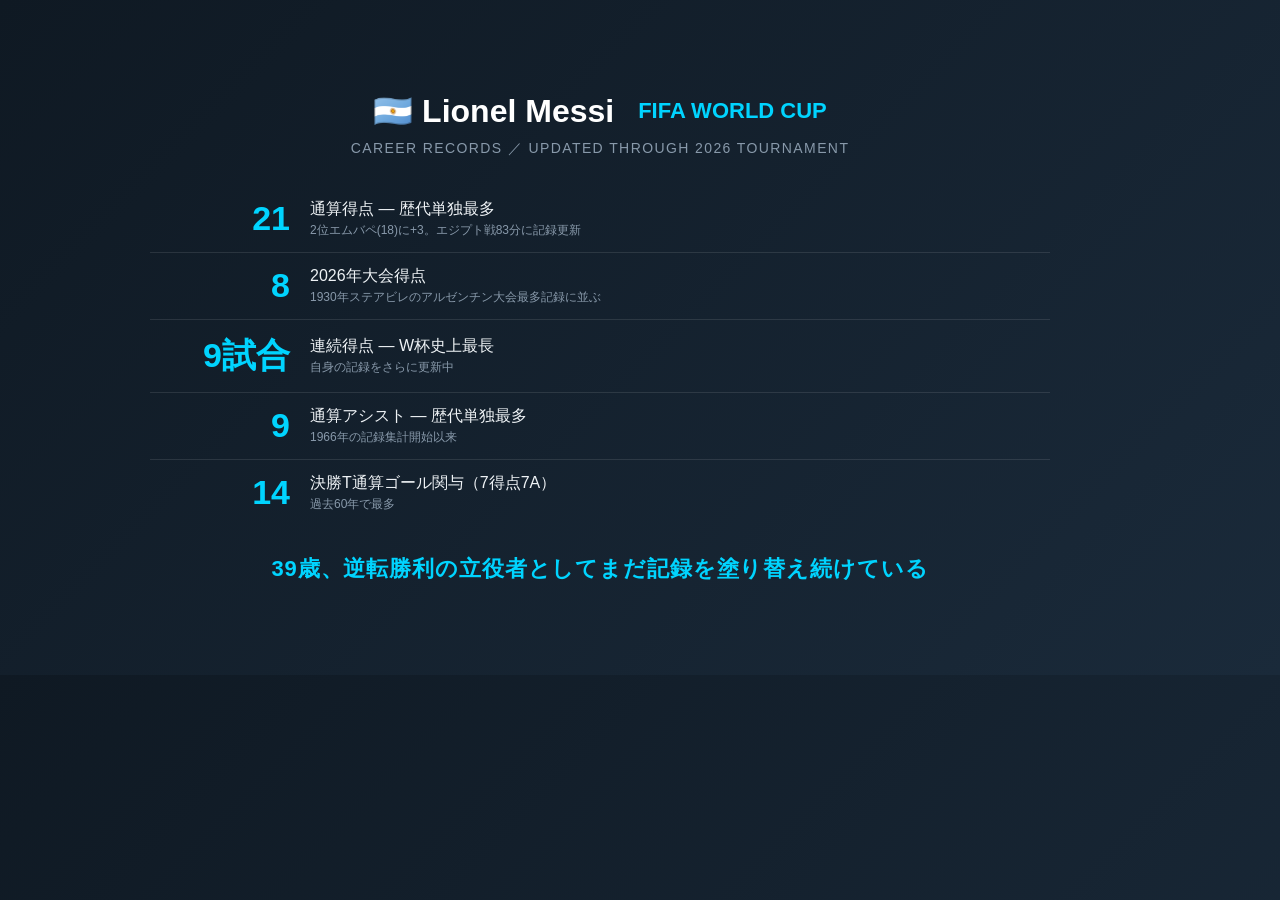
<file: stats_card.html>
<!DOCTYPE html>
<html lang="ja">
<head>
<meta charset="UTF-8">
<title>メッシ ワールドカップ通算記録 2026</title>
<style>
  * { margin: 0; padding: 0; box-sizing: border-box; }
  body {
    width: 1200px; height: 675px; overflow: hidden;
    background: linear-gradient(135deg, #0f1923 0%, #1a2a3a 100%);
    font-family: -apple-system, 'Hiragino Sans', 'Yu Gothic', sans-serif;
    color: #fff; display: flex; flex-direction: column;
    justify-content: center; align-items: center; gap: 28px;
  }
  .teams {
    display: flex; align-items: center; gap: 24px; font-size: 32px; font-weight: 700;
  }
  .vs { color: #00d4ff; font-size: 22px; }
  .subhead {
    font-size: 14px; color: #8899aa; letter-spacing: 0.1em; margin-top: -18px;
  }
  .stats { width: 900px; }
  .stat-row {
    display: grid; grid-template-columns: 140px 1fr;
    align-items: center; gap: 20px;
    padding: 13px 0; border-bottom: 1px solid rgba(255,255,255,0.1);
  }
  .stat-row:last-child { border-bottom: none; }
  .val {
    font-size: 34px; font-weight: 900; color: #00d4ff; text-align: right;
  }
  .label { font-size: 16px; color: #eef2f5; }
  .label small { display: block; font-size: 12px; color: #8899aa; margin-top: 2px; }
  .caption {
    font-size: 22px; color: #00d4ff; font-weight: 700; letter-spacing: 0.04em;
    text-align: center;
  }
</style>
</head>
<body>
  <div class="teams">
    <span>🇦🇷 Lionel Messi</span>
    <span class="vs">FIFA WORLD CUP</span>
  </div>
  <div class="subhead">CAREER RECORDS ／ UPDATED THROUGH 2026 TOURNAMENT</div>

  <div class="stats">
    <div class="stat-row">
      <span class="val">21</span>
      <span class="label">通算得点 — 歴代単独最多<small>2位エムバペ(18)に+3。エジプト戦83分に記録更新</small></span>
    </div>
    <div class="stat-row">
      <span class="val">8</span>
      <span class="label">2026年大会得点<small>1930年ステアビレのアルゼンチン大会最多記録に並ぶ</small></span>
    </div>
    <div class="stat-row">
      <span class="val">9試合</span>
      <span class="label">連続得点 — W杯史上最長<small>自身の記録をさらに更新中</small></span>
    </div>
    <div class="stat-row">
      <span class="val">9</span>
      <span class="label">通算アシスト — 歴代単独最多<small>1966年の記録集計開始以来</small></span>
    </div>
    <div class="stat-row">
      <span class="val">14</span>
      <span class="label">決勝T通算ゴール関与（7得点7A）<small>過去60年で最多</small></span>
    </div>
  </div>

  <div class="caption">39歳、逆転勝利の立役者としてまだ記録を塗り替え続けている</div>
</body>
</html>
</file>
